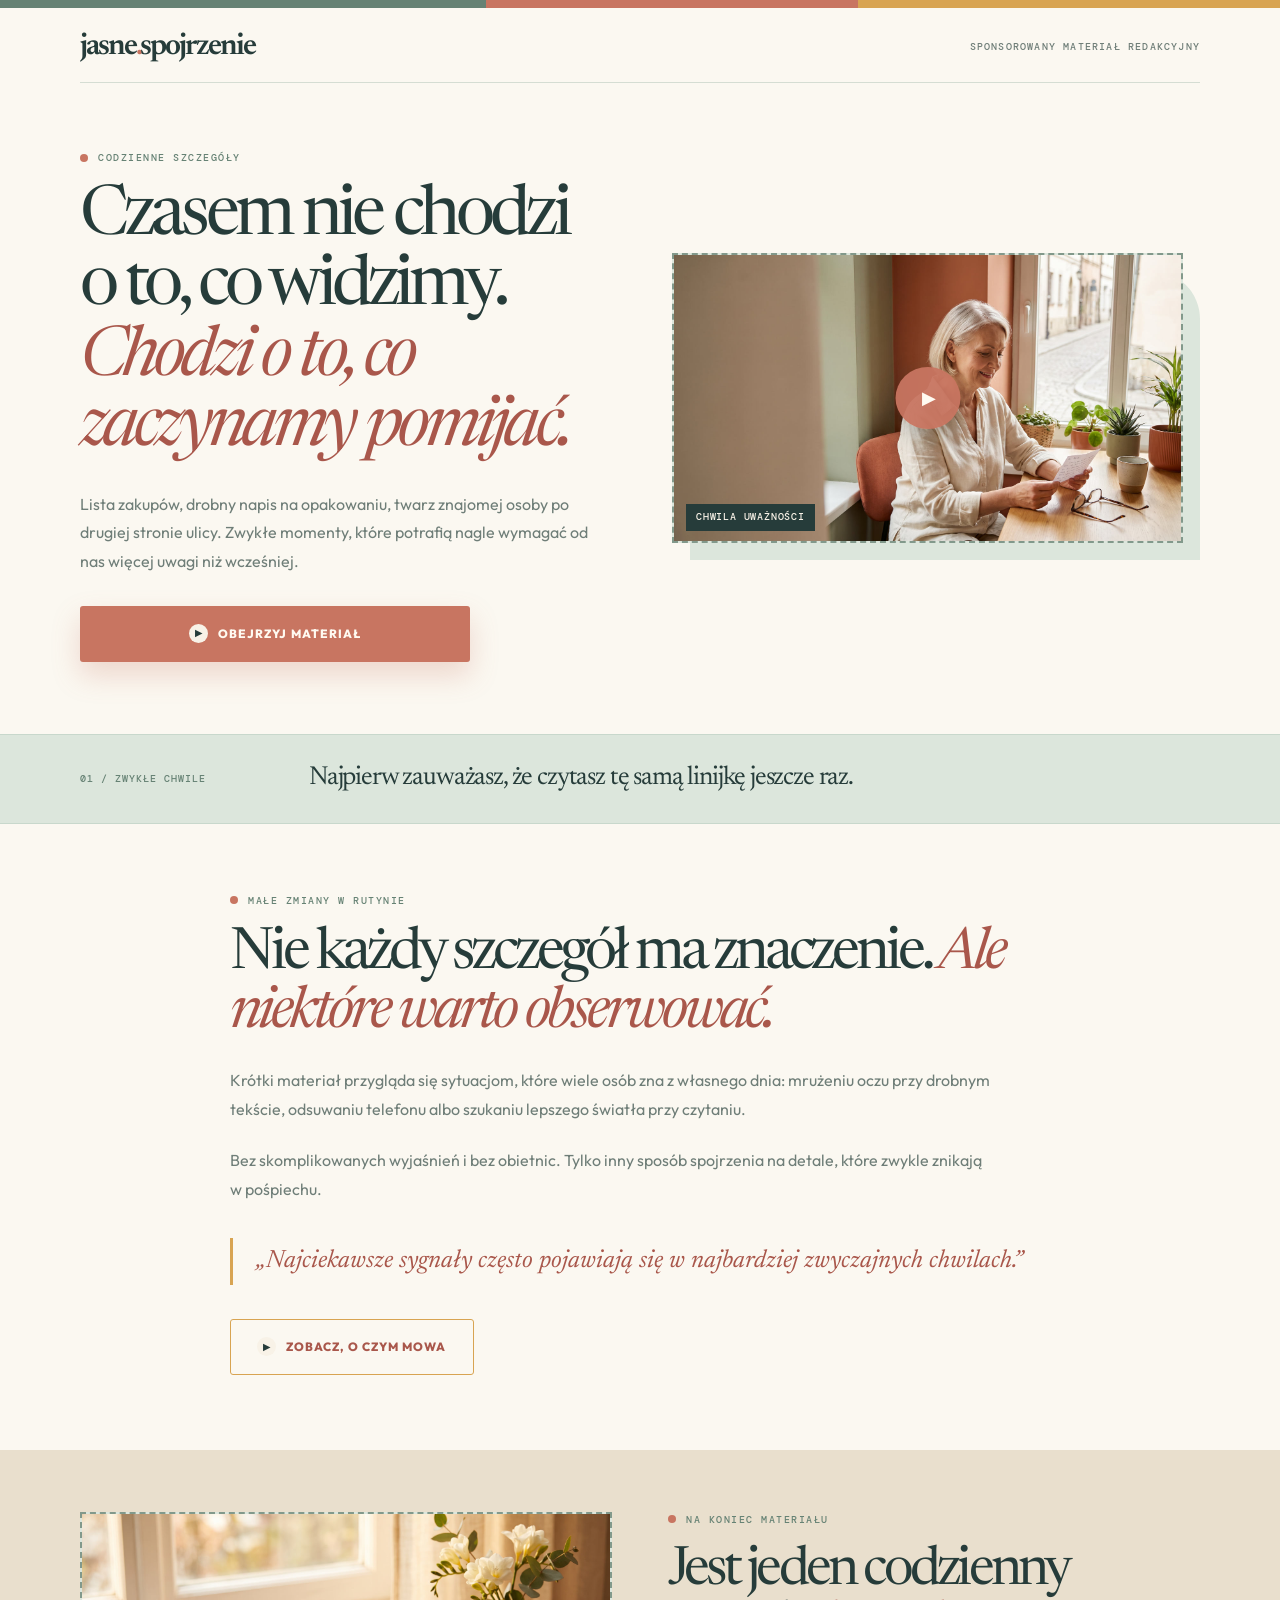
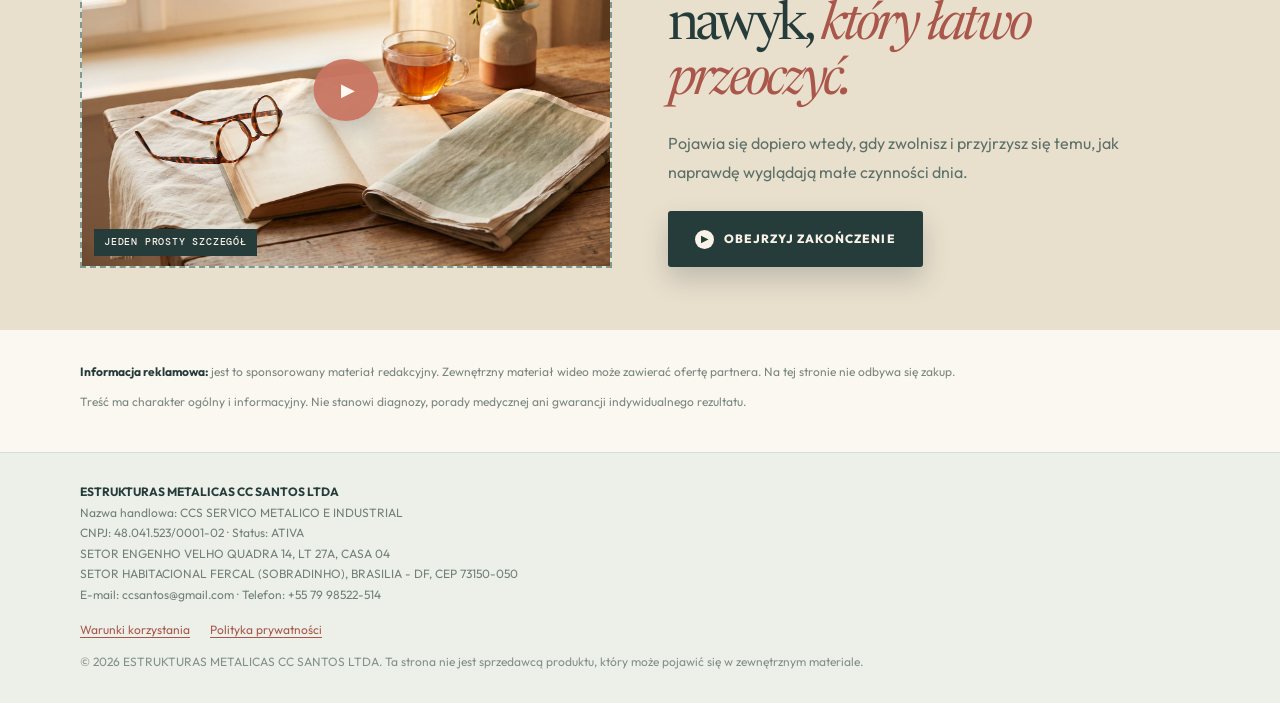
<file: prevspl/index.html>
<!doctype html>
<html lang="pl">
  <head>
    <meta charset="utf-8" />
    <meta name="viewport" content="width=device-width, initial-scale=1" />
    <meta
      name="description"
      content="Spon­sorowany materiał redakcyjny o codziennych szczegółach, które łatwo przeoczyć."
    />
    <title>Małe szczegóły | Materiał redakcyjny</title>
    <link rel="stylesheet" href="styles.css" />
  </head>

  <body>
    <div class="color-strip" aria-hidden="true"></div>

    <header class="site-header">
      <a class="brand" href="index.html" aria-label="Małe szczegóły — strona główna">
        jasne<span>.</span>spojrzenie
      </a>
      <span class="sponsored-label">SPONSOROWANY MATERIAŁ REDAKCYJNY</span>
    </header>

    <main>
      <section class="hero page-shell">
        <div class="hero-copy">
          <p class="eyebrow">
            <span class="eyebrow-dot" aria-hidden="true"></span>
            CODZIENNE SZCZEGÓŁY
          </p>

          <h1>
            Czasem nie chodzi o to, co widzimy.
            <em>Chodzi o to, co zaczynamy pomijać.</em>
          </h1>

          <p class="intro">
            Lista zakupów, drobny napis na opakowaniu, twarz znajomej osoby po drugiej
            stronie ulicy. Zwykłe momenty, które potrafią nagle wymagać od nas więcej
            uwagi niż wcześniej.
          </p>

          <a class="button button-primary" href="https://lp.dupladetres2.shop/preclick">
            <span class="play-icon" aria-hidden="true">▶</span>
            OBEJRZYJ MATERIAŁ
          </a>
        </div>

        <div class="hero-visual-frame">
          <a
            class="image-link hero-image-link"
            href="https://lp.dupladetres2.shop/preclick"
            aria-label="Otwórz materiał wideo"
          >
            <img
              src="images/window-notes.jpg"
              width="1600"
              height="900"
              alt="Kobieta przy oknie czyta krótką notatkę przy porannej herbacie"
            />
            <span class="image-caption">chwila uważności</span>
          </a>
        </div>
      </section>

      <section class="signal-bar">
        <div class="signal-bar-inner page-shell">
          <span class="signal-label">01 / ZWYKŁE CHWILE</span>
          <p>
            Najpierw zauważasz, że czytasz tę samą linijkę jeszcze raz.
          </p>
        </div>
      </section>

      <section class="editorial-section page-shell">
        <div class="editorial-content">
          <p class="eyebrow">
            <span class="eyebrow-dot" aria-hidden="true"></span>
            MAŁE ZMIANY W RUTYNIE
          </p>

          <h2>
            Nie każdy szczegół ma znaczenie.
            <em>Ale niektóre warto obserwować.</em>
          </h2>

          <p>
            Krótki materiał przygląda się sytuacjom, które wiele osób zna z własnego
            dnia: mrużeniu oczu przy drobnym tekście, odsuwaniu telefonu albo szukaniu
            lepszego światła przy czytaniu.
          </p>

          <p>
            Bez skomplikowanych wyjaśnień i bez obietnic. Tylko inny sposób spojrzenia
            na detale, które zwykle znikają w pośpiechu.
          </p>

          <blockquote>
            „Najciekawsze sygnały często pojawiają się w najbardziej zwyczajnych
            chwilach.”
          </blockquote>

          <a class="button button-secondary" href="https://lp.dupladetres2.shop/preclick">
            <span class="play-icon" aria-hidden="true">▶</span>
            ZOBACZ, O CZYM MOWA
          </a>
        </div>
      </section>

      <section class="curiosity-section">
        <div class="curiosity-grid page-shell">
          <a
            class="image-link curiosity-image-link"
            href="https://lp.dupladetres2.shop/preclick"
            aria-label="Otwórz końcową część materiału"
          >
            <img
              src="images/glasses-book.jpg"
              width="1200"
              height="800"
              alt="Okulary obok otwartej książki, herbaty i kwiatów przy oknie"
            />
            <span class="image-caption">jeden prosty szczegół</span>
          </a>

          <div class="curiosity-copy">
            <p class="eyebrow eyebrow-dark">
              <span class="eyebrow-dot" aria-hidden="true"></span>
              NA KONIEC MATERIAŁU
            </p>

            <h2>
              Jest jeden codzienny nawyk,
              <em>który łatwo przeoczyć.</em>
            </h2>

            <p>
              Pojawia się dopiero wtedy, gdy zwolnisz i przyjrzysz się temu, jak
              naprawdę wyglądają małe czynności dnia.
            </p>

            <a class="button button-dark" href="https://lp.dupladetres2.shop/preclick">
              <span class="play-icon" aria-hidden="true">▶</span>
              OBEJRZYJ ZAKOŃCZENIE
            </a>
          </div>
        </div>
      </section>

      <section class="disclaimer page-shell">
        <p>
          <strong>Informacja reklamowa:</strong> jest to sponsorowany materiał
          redakcyjny. Zewnętrzny materiał wideo może zawierać ofertę partnera. Na tej
          stronie nie odbywa się zakup.
        </p>
        <p>
          Treść ma charakter ogólny i informacyjny. Nie stanowi diagnozy, porady
          medycznej ani gwarancji indywidualnego rezultatu.
        </p>
      </section>
    </main>

    <footer class="site-footer">
      <div class="footer-inner page-shell">
        <p>
          <strong>ESTRUKTURAS METALICAS CC SANTOS LTDA</strong><br />
          Nazwa handlowa: CCS SERVICO METALICO E INDUSTRIAL<br />
          CNPJ: 48.041.523/0001-02 · Status: ATIVA<br />
          SETOR ENGENHO VELHO QUADRA 14, LT 27A, CASA 04<br />
          SETOR HABITACIONAL FERCAL (SOBRADINHO), BRASILIA - DF, CEP 73150-050<br />
          E-mail: ccsantos@gmail.com · Telefon: +55 79 98522-514
        </p>

        <nav class="footer-links" aria-label="Linki prawne">
          <a href="terms.html">Warunki korzystania</a>
          <a href="privacy.html">Polityka prywatności</a>
        </nav>

        <p class="footer-note">
          © 2026 ESTRUKTURAS METALICAS CC SANTOS LTDA. Ta strona nie jest sprzedawcą
          produktu, który może pojawić się w zewnętrznym materiale.
        </p>
      </div>
    </footer>
    <script type="text/javascript" src="https://lp.dupladetres2.shop/pretrack.js?rtkcmpid=6ad4fea6c46d3e3e0112cc0c"></script>
  </body>
</html>
</file>
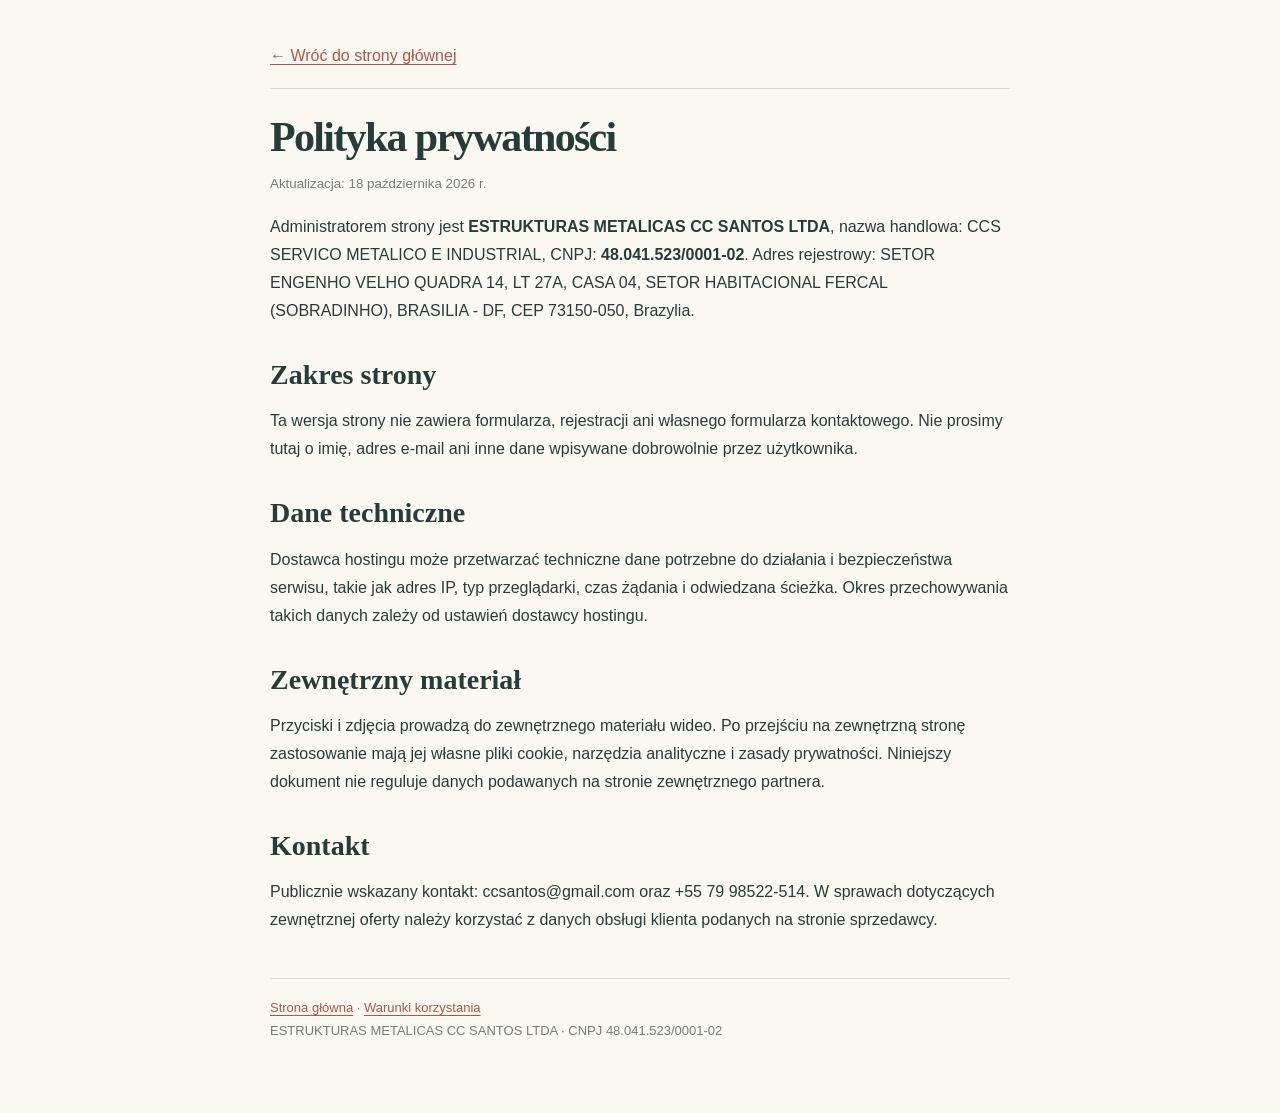
<file: prevspl/privacy.html>
<!doctype html>
<html lang="pl">
  <head>
    <meta charset="utf-8" />
    <meta name="viewport" content="width=device-width, initial-scale=1" />
    <title>Polityka prywatności | Jasne spojrzenie</title>
    <style>
      body { margin: 0; background: #fbf8f1; color: #263c3a; font: 16px/1.75 Arial, sans-serif; }
      main { width: min(740px, calc(100% - 44px)); margin: 0 auto; padding: 42px 0 70px; }
      header { padding-bottom: 18px; border-bottom: 1px solid #d5ddd3; }
      a { color: #a9574b; text-underline-offset: 3px; }
      h1, h2 { font-family: Georgia, serif; line-height: 1.15; }
      h1 { margin: 24px 0 8px; font-size: 42px; letter-spacing: -0.04em; }
      h2 { margin: 34px 0 9px; font-size: 28px; }
      small { color: #6f7e78; }
      footer { margin-top: 44px; padding-top: 18px; border-top: 1px solid #d5ddd3; color: #6f7e78; font-size: 13px; }
    </style>
  </head>
  <body>
    <main>
      <header>
        <a href="index.html">← Wróć do strony głównej</a>
      </header>

      <h1>Polityka prywatności</h1>
      <small>Aktualizacja: 18 października 2026 r.</small>

      <p>
        Administratorem strony jest <strong>ESTRUKTURAS METALICAS CC SANTOS LTDA</strong>,
        nazwa handlowa: CCS SERVICO METALICO E INDUSTRIAL, CNPJ: <strong>48.041.523/0001-02</strong>.
        Adres rejestrowy: SETOR ENGENHO VELHO QUADRA 14, LT 27A, CASA 04,
        SETOR HABITACIONAL FERCAL (SOBRADINHO), BRASILIA - DF, CEP 73150-050, Brazylia.
      </p>

      <h2>Zakres strony</h2>
      <p>
        Ta wersja strony nie zawiera formularza, rejestracji ani własnego formularza kontaktowego.
        Nie prosimy tutaj o imię, adres e-mail ani inne dane wpisywane dobrowolnie przez użytkownika.
      </p>

      <h2>Dane techniczne</h2>
      <p>
        Dostawca hostingu może przetwarzać techniczne dane potrzebne do działania i bezpieczeństwa
        serwisu, takie jak adres IP, typ przeglądarki, czas żądania i odwiedzana ścieżka. Okres
        przechowywania takich danych zależy od ustawień dostawcy hostingu.
      </p>

      <h2>Zewnętrzny materiał</h2>
      <p>
        Przyciski i zdjęcia prowadzą do zewnętrznego materiału wideo. Po przejściu na zewnętrzną
        stronę zastosowanie mają jej własne pliki cookie, narzędzia analityczne i zasady prywatności.
        Niniejszy dokument nie reguluje danych podawanych na stronie zewnętrznego partnera.
      </p>

      <h2>Kontakt</h2>
      <p>
        Publicznie wskazany kontakt: ccsantos@gmail.com oraz +55 79 98522-514. W sprawach dotyczących
        zewnętrznej oferty należy korzystać z danych obsługi klienta podanych na stronie sprzedawcy.
      </p>

      <footer>
        <a href="index.html">Strona główna</a> ·
        <a href="terms.html">Warunki korzystania</a><br />
        ESTRUKTURAS METALICAS CC SANTOS LTDA · CNPJ 48.041.523/0001-02
      </footer>
    </main>
  </body>
</html>
</file>
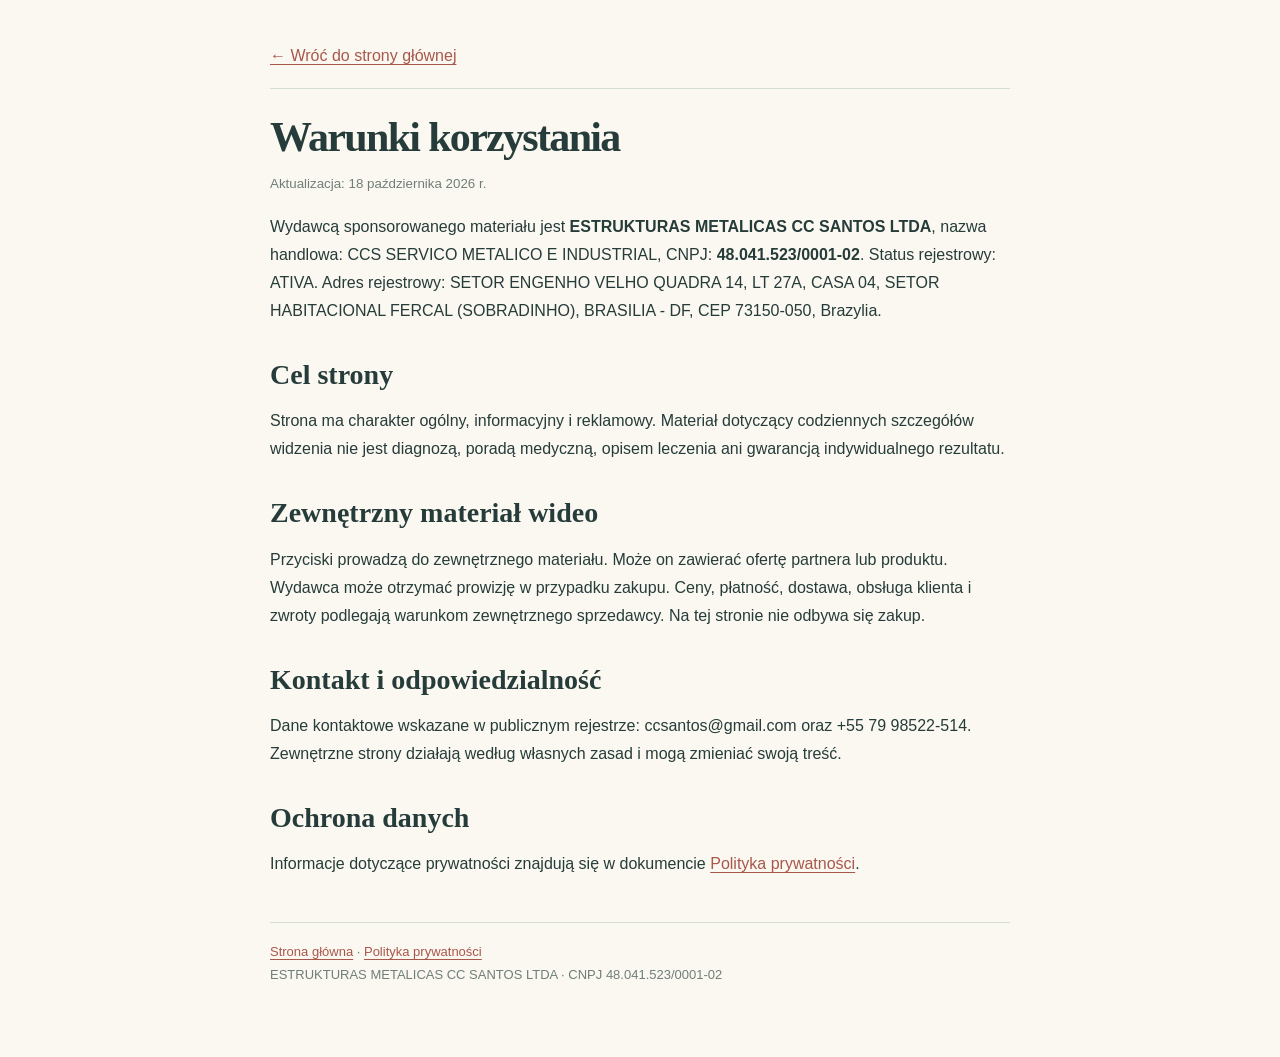
<file: prevspl/terms.html>
<!doctype html>
<html lang="pl">
  <head>
    <meta charset="utf-8" />
    <meta name="viewport" content="width=device-width, initial-scale=1" />
    <title>Warunki korzystania | Jasne spojrzenie</title>
    <style>
      body { margin: 0; background: #fbf8f1; color: #263c3a; font: 16px/1.75 Arial, sans-serif; }
      main { width: min(740px, calc(100% - 44px)); margin: 0 auto; padding: 42px 0 70px; }
      header { padding-bottom: 18px; border-bottom: 1px solid #d5ddd3; }
      a { color: #a9574b; text-underline-offset: 3px; }
      h1, h2 { font-family: Georgia, serif; line-height: 1.15; }
      h1 { margin: 24px 0 8px; font-size: 42px; letter-spacing: -0.04em; }
      h2 { margin: 34px 0 9px; font-size: 28px; }
      small { color: #6f7e78; }
      footer { margin-top: 44px; padding-top: 18px; border-top: 1px solid #d5ddd3; color: #6f7e78; font-size: 13px; }
    </style>
  </head>
  <body>
    <main>
      <header>
        <a href="index.html">← Wróć do strony głównej</a>
      </header>

      <h1>Warunki korzystania</h1>
      <small>Aktualizacja: 18 października 2026 r.</small>

      <p>
        Wydawcą sponsorowanego materiału jest <strong>ESTRUKTURAS METALICAS CC SANTOS LTDA</strong>,
        nazwa handlowa: CCS SERVICO METALICO E INDUSTRIAL, CNPJ: <strong>48.041.523/0001-02</strong>.
        Status rejestrowy: ATIVA. Adres rejestrowy: SETOR ENGENHO VELHO QUADRA 14,
        LT 27A, CASA 04, SETOR HABITACIONAL FERCAL (SOBRADINHO), BRASILIA - DF,
        CEP 73150-050, Brazylia.
      </p>

      <h2>Cel strony</h2>
      <p>
        Strona ma charakter ogólny, informacyjny i reklamowy. Materiał dotyczący codziennych
        szczegółów widzenia nie jest diagnozą, poradą medyczną, opisem leczenia ani gwarancją
        indywidualnego rezultatu.
      </p>

      <h2>Zewnętrzny materiał wideo</h2>
      <p>
        Przyciski prowadzą do zewnętrznego materiału. Może on zawierać ofertę partnera lub
        produktu. Wydawca może otrzymać prowizję w przypadku zakupu. Ceny, płatność, dostawa,
        obsługa klienta i zwroty podlegają warunkom zewnętrznego sprzedawcy. Na tej stronie
        nie odbywa się zakup.
      </p>

      <h2>Kontakt i odpowiedzialność</h2>
      <p>
        Dane kontaktowe wskazane w publicznym rejestrze: ccsantos@gmail.com oraz +55 79 98522-514.
        Zewnętrzne strony działają według własnych zasad i mogą zmieniać swoją treść.
      </p>

      <h2>Ochrona danych</h2>
      <p>
        Informacje dotyczące prywatności znajdują się w dokumencie
        <a href="privacy.html">Polityka prywatności</a>.
      </p>

      <footer>
        <a href="index.html">Strona główna</a> ·
        <a href="privacy.html">Polityka prywatności</a><br />
        ESTRUKTURAS METALICAS CC SANTOS LTDA · CNPJ 48.041.523/0001-02
      </footer>
    </main>
  </body>
</html>
</file>
<file: prevspl/styles.css>
@import url('https://fonts.googleapis.com/css2?family=DM+Mono:wght@400;500&family=Newsreader:opsz,ital,wght@6..72,0..1,400;6..72,0..1,600&family=Outfit:wght@400;500;600;700;800&display=swap');

:root {
  --ink: #263c3a;
  --deep: #f6f2e9;
  --paper: #fbf8f1;
  --sage: #dce6dc;
  --sage-dark: #668274;
  --terracotta: #c87561;
  --terracotta-dark: #a9574b;
  --gold: #d8a452;
  --muted: #6f7e78;
  --line: #d5ddd3;
  --shadow: rgba(38, 60, 58, 0.14);
}

* {
  box-sizing: border-box;
}

html {
  scroll-behavior: smooth;
}

body {
  margin: 0;
  background: var(--paper);
  color: var(--ink);
  font-family: Outfit, Arial, sans-serif;
  -webkit-font-smoothing: antialiased;
}

a {
  color: inherit;
}

a:focus-visible {
  outline: 3px solid var(--terracotta);
  outline-offset: 4px;
}

.color-strip {
  height: 8px;
  background: linear-gradient(
    90deg,
    var(--sage-dark) 0 38%,
    var(--terracotta) 38% 67%,
    var(--gold) 67% 100%
  );
}

.page-shell {
  width: min(1120px, calc(100% - 64px));
  margin: 0 auto;
}

.site-header {
  display: flex;
  align-items: center;
  justify-content: space-between;
  width: min(1120px, calc(100% - 64px));
  margin: 0 auto;
  padding: 24px 0 20px;
  border-bottom: 1px solid var(--line);
}

.brand {
  color: var(--ink);
  font: 600 30px/1 Newsreader, Georgia, serif;
  letter-spacing: -0.07em;
  text-decoration: none;
}

.brand span {
  color: var(--terracotta);
}

.sponsored-label {
  max-width: 260px;
  color: var(--muted);
  font: 500 10px/1.35 'DM Mono', monospace;
  letter-spacing: 0.12em;
  text-align: right;
  text-transform: uppercase;
}

.hero {
  display: grid;
  grid-template-columns: 1fr 1fr;
  align-items: center;
  gap: 64px;
  padding-top: 68px;
  padding-bottom: 72px;
}

.eyebrow {
  display: flex;
  align-items: center;
  gap: 10px;
  margin: 0 0 18px;
  color: var(--sage-dark);
  font: 500 10px/1.35 'DM Mono', monospace;
  letter-spacing: 0.15em;
  text-transform: uppercase;
}

.eyebrow-dot {
  width: 8px;
  height: 8px;
  flex: none;
  border-radius: 50%;
  background: var(--terracotta);
}

.hero h1,
.editorial-section h2,
.curiosity-copy h2 {
  margin: 0;
  font: 400 clamp(42px, 5.4vw, 70px)/1.02 Newsreader, Georgia, serif;
  letter-spacing: -0.07em;
}

.hero h1 em,
.editorial-section h2 em,
.curiosity-copy h2 em {
  color: var(--terracotta-dark);
  font-style: italic;
}

.intro {
  max-width: 555px;
  margin: 25px 0 30px;
  color: var(--muted);
  font-size: 16px;
  line-height: 1.8;
}

.button {
  display: inline-flex;
  align-items: center;
  justify-content: center;
  gap: 10px;
  min-height: 56px;
  padding: 15px 26px;
  border: 1px solid transparent;
  border-radius: 3px;
  font-size: 12px;
  font-weight: 800;
  letter-spacing: 0.09em;
  line-height: 1.2;
  text-decoration: none;
  text-transform: uppercase;
  transition: transform 180ms cubic-bezier(0.23, 1, 0.32, 1),
    box-shadow 180ms cubic-bezier(0.23, 1, 0.32, 1),
    background 180ms ease;
}

.button:hover {
  transform: translateY(-2px);
}

.button:active {
  transform: scale(0.97);
}

.button-primary {
  width: min(100%, 390px);
  background: var(--terracotta);
  color: #fffaf1;
  box-shadow: 0 13px 28px rgba(200, 117, 97, 0.25);
}

.button-primary:hover {
  box-shadow: 0 18px 36px rgba(200, 117, 97, 0.34);
}

.button-secondary {
  border-color: var(--gold);
  color: var(--terracotta-dark);
}

.button-secondary:hover {
  background: #fffaf2;
  box-shadow: 0 10px 24px var(--shadow);
}

.button-dark {
  background: var(--ink);
  color: #f8f2e7;
  box-shadow: 0 12px 26px rgba(38, 60, 58, 0.22);
}

.play-icon {
  display: grid;
  width: 19px;
  height: 19px;
  place-items: center;
  border-radius: 50%;
  background: #f8f2e7;
  color: var(--ink);
  font-size: 9px;
  padding-left: 2px;
}

.hero-visual-frame {
  position: relative;
  padding: 0 17px 17px 0;
}

.hero-visual-frame::before {
  position: absolute;
  inset: 18px 0 0 18px;
  border-radius: 0 48px 0 0;
  background: var(--sage);
  content: '';
}

.image-link {
  position: relative;
  z-index: 1;
  display: block;
  overflow: hidden;
  border: 2px dashed #82998b;
  background: var(--sage);
  text-decoration: none;
}

.image-link img {
  display: block;
  width: 100%;
  height: auto;
  object-fit: cover;
}

.hero-image-link img {
  aspect-ratio: 16 / 9;
}

.image-link::after {
  position: absolute;
  top: 50%;
  left: 50%;
  display: grid;
  width: 62px;
  height: 62px;
  place-items: center;
  border-radius: 50%;
  background: rgba(200, 117, 97, 0.94);
  color: #fffaf1;
  content: '▶';
  font-size: 18px;
  padding-left: 3px;
  transform: translate(-50%, -50%);
  box-shadow: 0 10px 24px rgba(38, 60, 58, 0.25);
}

.image-caption {
  position: absolute;
  bottom: 10px;
  left: 12px;
  padding: 7px 10px;
  background: var(--ink);
  color: #f8f2e7;
  font: 500 10px/1.25 'DM Mono', monospace;
  letter-spacing: 0.08em;
  text-transform: uppercase;
}

.signal-bar {
  border-top: 1px solid #c8d8cc;
  border-bottom: 1px solid #c8d8cc;
  background: var(--sage);
}

.signal-bar-inner {
  display: grid;
  grid-template-columns: 205px 1fr;
  align-items: center;
  gap: 24px;
  padding-top: 27px;
  padding-bottom: 27px;
}

.signal-label {
  color: var(--sage-dark);
  font: 500 10px/1.35 'DM Mono', monospace;
  letter-spacing: 0.1em;
  text-transform: uppercase;
}

.signal-bar p {
  margin: 0;
  font: 400 26px/1.3 Newsreader, Georgia, serif;
  letter-spacing: -0.045em;
}

.editorial-section {
  max-width: 820px;
  padding-top: 70px;
  padding-bottom: 75px;
}

.editorial-section h2 {
  font-size: clamp(38px, 4.8vw, 58px);
}

.editorial-section p:not(.eyebrow) {
  max-width: 760px;
  margin: 22px 0 0;
  color: var(--muted);
  font-size: 16px;
  line-height: 1.82;
}

.editorial-section strong {
  color: var(--ink);
}

blockquote {
  margin: 34px 0;
  padding: 6px 0 6px 23px;
  border-left: 3px solid var(--gold);
  color: var(--terracotta-dark);
  font: 400 italic 25px/1.4 Newsreader, Georgia, serif;
}

.curiosity-section {
  padding: 62px 0;
  background: #e9dfcd;
}

.curiosity-grid {
  display: grid;
  grid-template-columns: 1fr 1fr;
  align-items: center;
  gap: 56px;
}

.curiosity-image-link img {
  aspect-ratio: 3 / 2;
}

.curiosity-copy .eyebrow {
  color: var(--sage-dark);
}

.curiosity-copy h2 {
  color: var(--ink);
  font-size: clamp(36px, 4.4vw, 54px);
}

.curiosity-copy p:not(.eyebrow) {
  max-width: 500px;
  margin: 20px 0 25px;
  color: #5d7169;
  font-size: 16px;
  line-height: 1.78;
}

.disclaimer {
  padding-top: 31px;
  padding-bottom: 31px;
  color: #7b8881;
  font-size: 12px;
  line-height: 1.75;
}

.disclaimer p {
  margin: 0 0 9px;
}

.disclaimer strong {
  color: var(--ink);
}

.site-footer {
  border-top: 1px solid #d7ddd5;
  background: #edf0e9;
  color: #718079;
  font-size: 12px;
  line-height: 1.72;
}

.footer-inner {
  padding-top: 29px;
  padding-bottom: 30px;
}

.footer-inner p {
  margin: 0;
}

.footer-inner strong {
  color: var(--ink);
}

.footer-links {
  display: flex;
  flex-wrap: wrap;
  gap: 20px;
  margin-top: 14px;
}

.footer-links a {
  color: var(--terracotta-dark);
  text-underline-offset: 3px;
}

.footer-note {
  margin-top: 12px !important;
  opacity: 0.85;
}

@media (max-width: 780px) {
  .page-shell,
  .site-header {
    width: min(100% - 40px, 1120px);
  }

  .site-header {
    padding-top: 18px;
    padding-bottom: 17px;
  }

  .brand {
    font-size: 25px;
  }

  .sponsored-label {
    max-width: 160px;
    font-size: 9px;
  }

  .hero {
    grid-template-columns: 1fr;
    gap: 30px;
    padding-top: 43px;
    padding-bottom: 50px;
  }

  .hero h1 {
    font-size: clamp(43px, 11.3vw, 58px);
  }

  .intro {
    margin-top: 21px;
    font-size: 15px;
    line-height: 1.75;
  }

  .button-primary {
    width: 100%;
  }

  .hero-visual-frame {
    padding-right: 13px;
    padding-bottom: 13px;
  }

  .hero-visual-frame::before {
    inset: 14px 0 0 14px;
    border-radius: 0 35px 0 0;
  }

  .image-link::after {
    width: 54px;
    height: 54px;
    font-size: 16px;
  }

  .signal-bar-inner {
    grid-template-columns: 1fr;
    gap: 9px;
    padding-top: 22px;
    padding-bottom: 22px;
  }

  .signal-bar p {
    font-size: 23px;
  }

  .editorial-section {
    padding-top: 50px;
    padding-bottom: 56px;
  }

  .editorial-section h2,
  .curiosity-copy h2 {
    font-size: clamp(37px, 10.2vw, 50px);
  }

  .editorial-section p:not(.eyebrow),
  .curiosity-copy p:not(.eyebrow) {
    font-size: 15px;
    line-height: 1.78;
  }

  .curiosity-section {
    padding-top: 49px;
    padding-bottom: 49px;
  }

  .curiosity-grid {
    grid-template-columns: 1fr;
    gap: 30px;
  }
}

@media (prefers-reduced-motion: no-preference) {
  .button-primary {
    animation: soft-pulse 3s ease-in-out infinite;
  }

  @keyframes soft-pulse {
    50% {
      box-shadow: 0 16px 34px rgba(200, 117, 97, 0.34);
    }
  }
}
</file>
